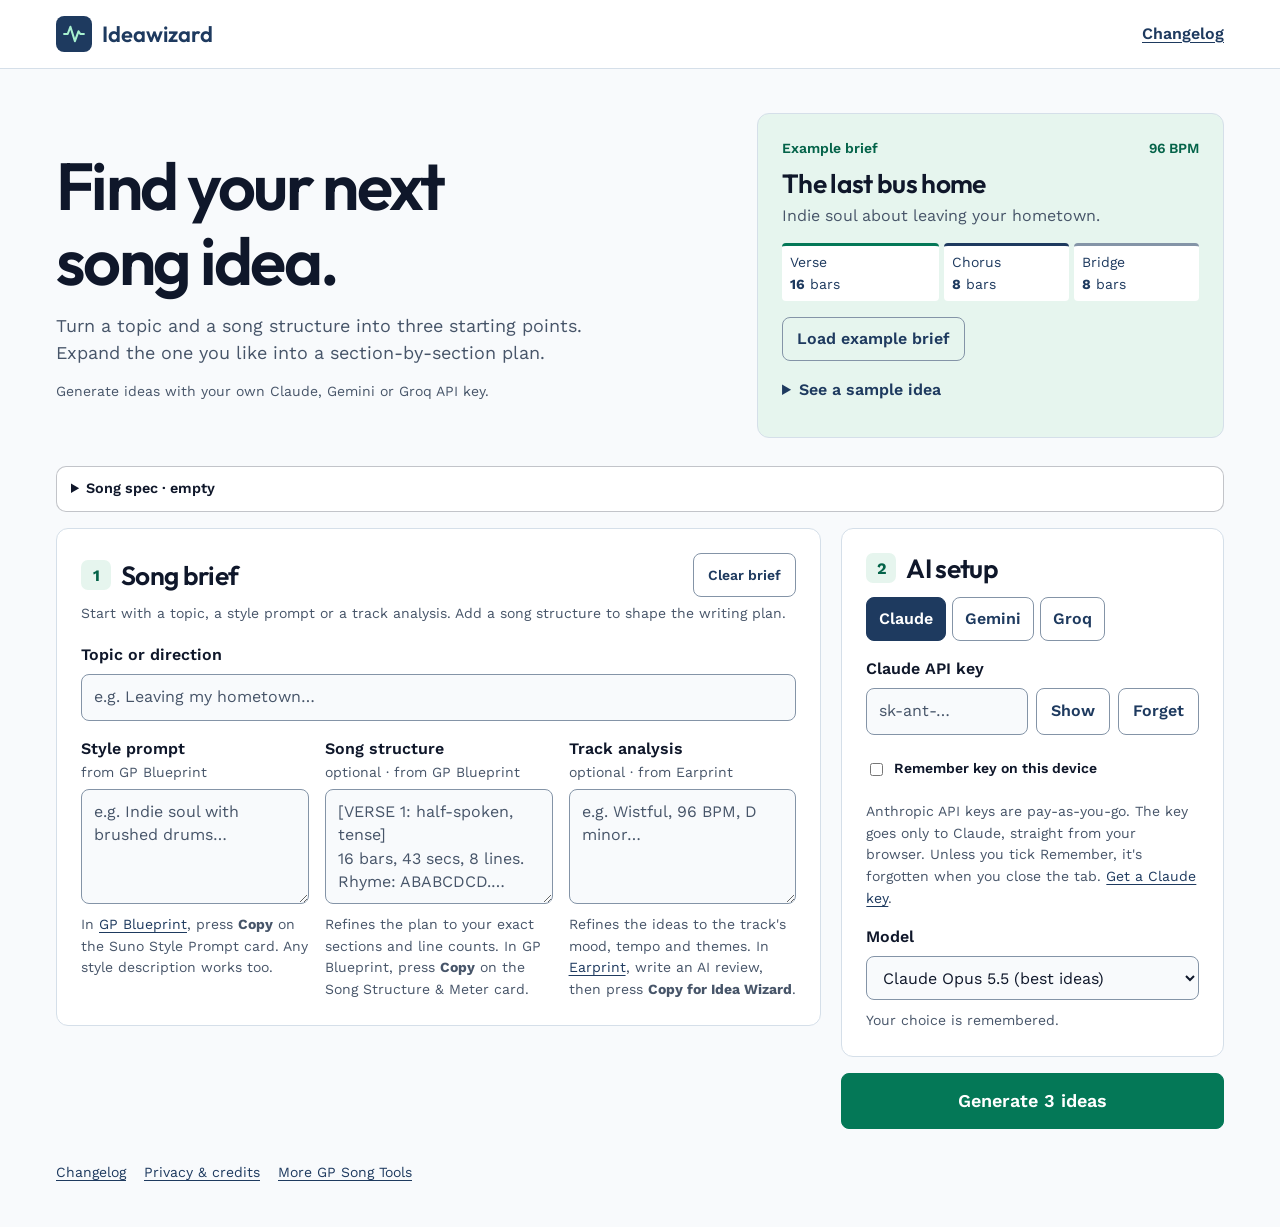
<file: index.html>
<!doctype html>
<html lang="en">
<head>
<meta charset="utf-8">
<link rel="icon" href="mark.svg" type="image/svg+xml">
<meta name="viewport" content="width=device-width, initial-scale=1">
<title>Idea Wizard</title>
<meta name="description" content="Turn a GP Blueprint style prompt, a song structure and an Earprint analysis into three song ideas, then drill into each one.">
<meta name="theme-color" content="#f8fafc" media="(prefers-color-scheme: light)">
<meta name="theme-color" content="#101923" media="(prefers-color-scheme: dark)">
<link rel="preload" href="fonts/outfit.woff2" as="font" type="font/woff2" crossorigin>
<link rel="preload" href="fonts/work-sans.woff2" as="font" type="font/woff2" crossorigin>
<link rel="stylesheet" href="styles.css">
</head>
<body>
<a class="skip-link" href="#main">Skip to content</a>
<header class="site-header">
  <nav class="site-nav shell" aria-label="Site">
    <a class="wordmark" translate="no" href="./"><img src="mark.svg" alt="" width="36" height="36"> Ideawizard</a>
    <a href="changelog.html">Changelog</a>
  </nav>
</header>

<main class="shell" id="main" tabindex="-1">
  <div class="intro">
    <div class="intro-copy">
      <h1>Find your next song idea.</h1>
      <p class="sub">Turn a topic and a song structure into three starting points. Expand the one you like into a section-by-section plan.</p>
      <p class="hint">Generate ideas with your own Claude, Gemini or Groq API key.</p>
    </div>
    <aside class="example" aria-labelledby="exampleTitle">
      <div class="example-head">
        <span>Example brief</span>
        <span class="example-tempo">96 BPM</span>
      </div>
      <h2 id="exampleTitle">The last bus home</h2>
      <p>Indie soul about leaving your hometown.</p>
      <ul class="arrangement" aria-label="Example song arrangement">
        <li>Verse <span><b>16</b> bars</span></li>
        <li>Chorus <span><b>8</b> bars</span></li>
        <li>Bridge <span><b>8</b> bars</span></li>
      </ul>
      <button type="button" class="ghost" id="loadExample">Load example brief</button>
      <details class="example-output">
        <summary>See a sample idea</summary>
        <h3>One Stop Past Home</h3>
        <p>The last bus pulls away while the corner shop is still open. A nervous goodbye turns into permission to start over.</p>
        <dl>
          <dt>Verse</dt><dd>Follow the familiar shop lights as they slip past the glass.</dd>
          <dt>Chorus</dt><dd>Let the melody open up as the rider looks ahead.</dd>
          <dt>Bridge</dt><dd>Strip back to keys for a voice note the rider records and deletes.</dd>
        </dl>
      </details>
    </aside>
  </div>

  <div id="specPanel" class="spec-panel"></div>
  <div class="workspace">
    <section class="card brief" aria-labelledby="h-sound">
      <div class="card-head">
        <h2 id="h-sound"><span class="step">1</span> Song brief</h2>
        <button type="button" class="ghost small" id="clearInputs">Clear brief</button>
      </div>
      <p class="status err" id="briefError" role="status"></p>
      <p class="hint">Start with a topic, a style prompt or a track analysis. Add a song structure to shape the writing plan.</p>
      <div id="specIn" class="spec-in" hidden></div>
      <div class="field">
        <label for="steer">Topic or direction</label>
        <input id="steer" name="steer" type="text" autocomplete="off" placeholder="e.g. Leaving my hometown…">
      </div>
      <div class="inputs">
        <div class="field">
          <label for="style">Style prompt <span class="opt">from GP Blueprint</span></label>
          <textarea id="style" name="style" autocomplete="off" aria-describedby="styleInfo briefError" rows="4" placeholder="e.g. Indie soul with brushed drums…"></textarea>
          <p class="hint" id="styleInfo">In <a href="https://gp-songtools.github.io/gp-blueprint/" target="_blank" rel="noopener">GP Blueprint</a>, press <b>Copy</b> on the Suno Style Prompt card. Any style description works too.</p>
        </div>
        <div class="field">
          <label for="structure">Song structure <span class="opt">optional · from GP Blueprint</span></label>
          <textarea id="structure" name="structure" autocomplete="off" aria-describedby="structInfo" rows="4" spellcheck="false" placeholder="[VERSE 1: half-spoken, tense]&#10;16 bars, 43 secs, 8 lines. Rhyme: ABABCDCD.…"></textarea>
          <p class="hint" id="structInfo">Refines the plan to your exact sections and line counts. In GP Blueprint, press <b>Copy</b> on the Song Structure &amp; Meter card.</p>
        </div>
        <div class="field">
          <label for="earprint">Track analysis <span class="opt">optional · from Earprint</span></label>
          <textarea id="earprint" name="earprint" autocomplete="off" aria-describedby="epInfo" rows="4" placeholder="e.g. Wistful, 96 BPM, D minor…"></textarea>
          <p class="hint" id="epInfo">Refines the ideas to the track's mood, tempo and themes. In <a href="https://gp-songtools.github.io/earprint/" target="_blank" rel="noopener">Earprint</a>, write an AI review, then press <b>Copy for Idea Wizard</b>.</p>
        </div>
      </div>
    </section>

    <div class="setup">
      <section class="card" aria-labelledby="h-ai">
        <div class="card-head"><h2 id="h-ai"><span class="step">2</span> AI setup</h2></div>
        <div class="seg" role="radiogroup" aria-label="AI provider">
          <label><input type="radio" name="provider" value="claude"><span>Claude</span></label>
          <label><input type="radio" name="provider" value="gemini"><span>Gemini</span></label>
          <label><input type="radio" name="provider" value="groq"><span>Groq</span></label>
        </div>
        <div class="ai-grid">
          <div class="field">
            <label for="key" id="keyLabel">API key</label>
            <div class="row">
              <input id="key" name="key" aria-describedby="keyNote keyError" type="password" autocomplete="off" spellcheck="false">
              <button type="button" class="ghost" id="keyShow" aria-controls="key">Show</button>
              <button type="button" class="ghost" id="keyForget" aria-label="Forget API key">Forget</button>
            </div>
            <p class="status err" id="keyError" role="status"></p>
            <label class="chk"><input type="checkbox" id="keyRemember" name="keyRemember"> Remember key on this device</label>
            <p class="hint" id="keyNote"></p>
          </div>
          <div class="field">
            <label for="model">Model</label>
            <select id="model" name="model" aria-describedby="modelNote"></select>
            <p class="hint" id="modelNote"></p>
          </div>
        </div>
      </section>

      <div class="go-row">
        <button type="button" class="go" id="go">Generate 3 ideas</button>
        <p class="status" id="status" role="status" aria-live="polite"></p>
      </div>
    </div>
  </div>

  <section id="results" hidden aria-labelledby="h-ideas">
    <div class="card-head">
      <h2 id="h-ideas" tabindex="-1"><span class="step">3</span> Ideas</h2>
      <button type="button" class="ghost small" id="more">More ideas</button>
    </div>
    <p id="resultsStatus" tabindex="-1" class="status" role="status"></p>
    <ol class="ideas" id="ideas"></ol>
  </section>

  <section id="detail" class="card detail" hidden aria-labelledby="planTitle"></section>
</main>

<footer class="foot shell">
  <a href="changelog.html">Changelog</a>
  <a href="https://gp-songtools.github.io/toolsmenu/privacy.html">Privacy &amp; credits</a>
  <a href="https://gp-songtools.github.io/toolsmenu/">More GP Song Tools</a>
</footer>

<script type="module" src="app.js"></script>
<!-- Cloudflare Web Analytics --><script type='module' src='https://static.cloudflareinsights.com/beacon.min.js' data-cf-beacon='{"token": "2c5b0c69f74b496998f02d0e1f651bd5"}'></script><!-- End Cloudflare Web Analytics -->
</body>
</html>
</file>
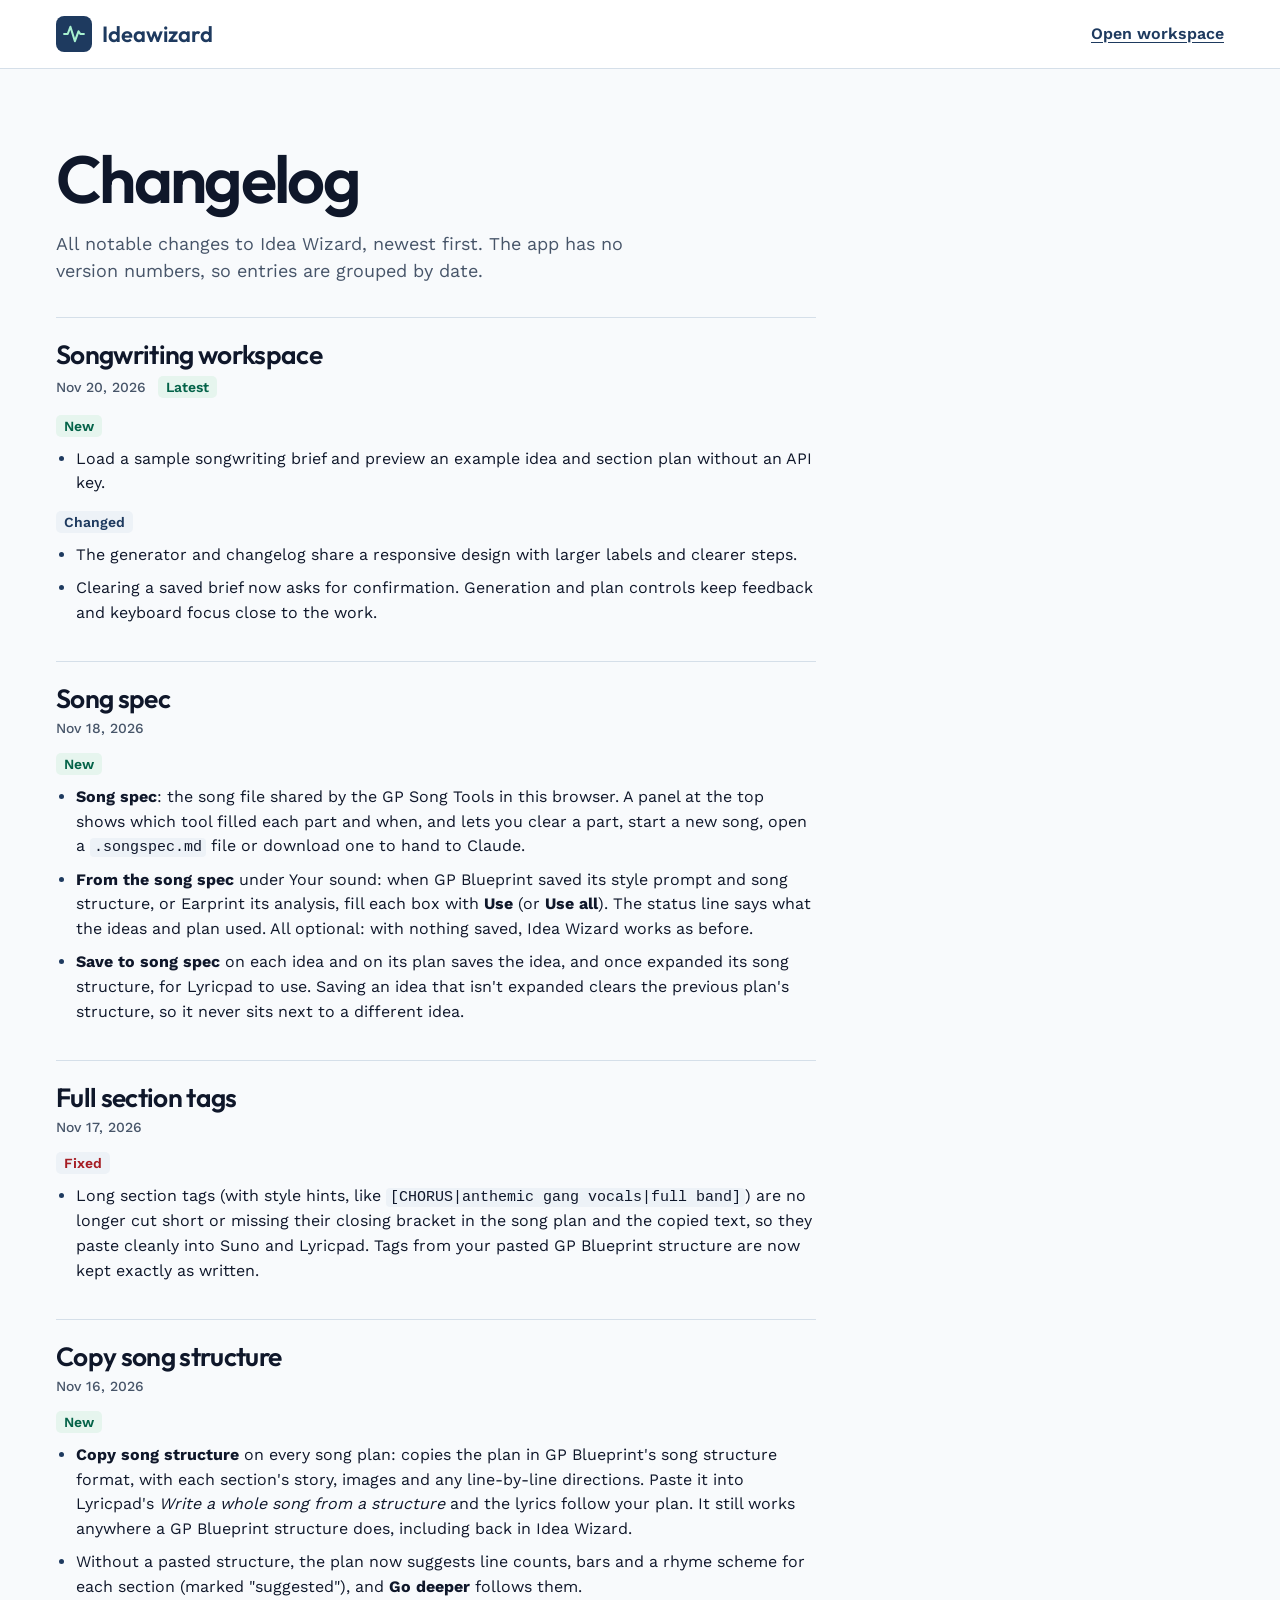
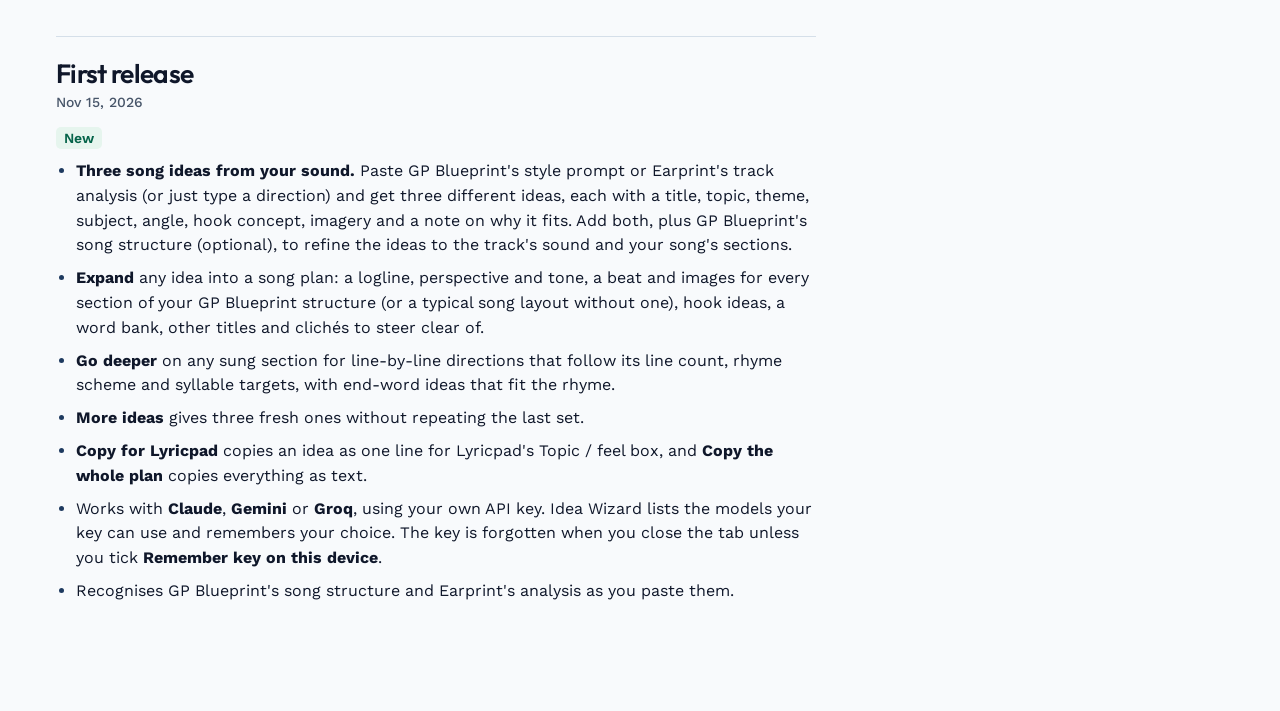
<file: changelog.html>
<!doctype html>
<html lang="en">
<head>
<meta charset="utf-8">
<link rel="icon" href="mark.svg" type="image/svg+xml">
<meta name="viewport" content="width=device-width, initial-scale=1, viewport-fit=cover">
<title>Idea Wizard — Changelog</title>
<meta name="description" content="What changed in Idea Wizard, newest first.">
<meta name="theme-color" content="#f8fafc" media="(prefers-color-scheme: light)">
<meta name="theme-color" content="#101923" media="(prefers-color-scheme: dark)">
<link rel="preload" href="fonts/outfit.woff2" as="font" type="font/woff2" crossorigin>
<link rel="preload" href="fonts/work-sans.woff2" as="font" type="font/woff2" crossorigin>
<link rel="stylesheet" href="styles.css">
</head>
<body>
<a class="skip-link" href="#main">Skip to content</a>
<header class="site-header">
  <nav class="site-nav shell" aria-label="Site">
    <a class="wordmark" href="./"><img src="mark.svg" alt="" width="36" height="36"> Ideawizard</a>
    <a href="./">Open workspace</a>
  </nav>
</header>
<main class="shell changelog" id="main" tabindex="-1">
<h1>Changelog</h1>
<p class="sub"><span id="intro">What changed in Idea Wizard, newest first.</span></p>
<div id="log" aria-live="polite"><p class="msg">Loading…</p></div>
</main>
<script>
// Renders CHANGELOG.md (the single source of truth) next to this page.
(function () {
  const log = document.getElementById("log");
  const dateFormat = new Intl.DateTimeFormat("en-US", { dateStyle: "medium", timeZone: "UTC" });
  const TAGS = { added: ["new", "New"], changed: ["chg", "Changed"], fixed: ["fix", "Fixed"], removed: ["chg", "Removed"] };
  const esc = s => s.replace(/&/g, "&amp;").replace(/</g, "&lt;").replace(/>/g, "&gt;").replace(/"/g, "&quot;");
  // Inline markdown on already-escaped text: `code`, **bold**, *italic*, [text](url).
  function inline(s) {
    const codes = [];
    s = esc(s).replace(/`([^`]+)`/g, (_, c) => (codes.push(c), "\u0000" + (codes.length - 1) + "\u0000"));
    s = s.replace(/\*\*(.+?)\*\*/g, "<b>$1</b>")
         .replace(/(^|[^*\w])\*([^*\s][^*]*?)\*(?!\w)/g, "$1<i>$2</i>")
         .replace(/\[([^\]]+)\]\(([^)\s]+)\)/g, (m, t, u) =>
           /^(https?:\/\/|\.?\/|#|[\w.-]+(\.\w+)?$)/.test(u) ? `<a href="${u}">${t}</a>` : t)
         .replace(/(^|[\s(])(https?:\/\/[^\s<)]+)/g, '$1<a href="$2">$2</a>');
    return s.replace(/\u0000(\d+)\u0000/g, (_, i) => `<code>${codes[i]}</code>`);
  }
  function niceDate(d) {
    const m = /^(\d{4})-(\d{2})-(\d{2})$/.exec(d);
    return m ? dateFormat.format(new Date(d + "T00:00:00Z")) : d;
  }
  function render(md) {
    const out = [], intro = [];
    let sec = null, tag = null, item = null, sub = null;
    const close = () => { item = null; sub = null; };
    for (const raw of md.replace(/\r/g, "").split("\n")) {
      const line = raw.trimEnd();
      let m;
      if (/^#\s/.test(line)) continue;
      if ((m = /^##\s+(.*)$/.exec(line))) {
        close(); tag = null;
        const [, date, title] = /^(\d{4}-\d{2}-\d{2})?\s*(?:[—–-]\s*)?(.*)$/.exec(m[1]);
        sec = { date: date || "", title: title || "", body: [] };
        out.push(sec); continue;
      }
      if (!sec) { if (line) intro.push(line); continue; }
      if ((m = /^###\s+(.*)$/.exec(line))) {
        close();
        const k = m[1].trim().toLowerCase();
        tag = TAGS[k] || ["chg", m[1].trim()];
        continue;
      }
      if ((m = /^- (.*)$/.exec(line))) {
        item = { tag, text: m[1], subs: [] }; sub = null;
        sec.body.push(item); continue;
      }
      if (item && (m = /^\s{2,}- (.*)$/.exec(line))) { sub = { text: m[1] }; item.subs.push(sub); continue; }
      if (item && /^\s{2,}\S/.test(line)) { (sub || item).text += " " + line.trim(); continue; }
      if (!line) { close(); continue; }
      sec.body.push({ para: line });
    }
    if (!out.length) throw new Error("No entries found");
    let html = "";
    out.forEach((s, i) => {
      const id = (s.date || "entry") + (out.slice(0, i).some(o => o.date === s.date) ? "-" + i : "");
      html += `<section><header class="ver"><h2 id="${esc(id)}">${inline(s.title || niceDate(s.date))}</h2><div class="release-meta">`;
      if (s.title && s.date) html += `<time datetime="${esc(s.date)}">${esc(niceDate(s.date))}</time>`;
      if (i === 0) html += '<span class="cur">Latest</span>';
      html += "</div></header>";
      let category = null;
      for (const b of s.body) {
        if (b.para) {
          if (category) { html += "</ul>"; category = null; }
          html += `<p>${inline(b.para)}</p>`;
          continue;
        }
        const [cls, label] = b.tag || ["chg", "Note"];
        if (category !== label) {
          if (category) html += "</ul>";
          html += `<h3 class="tag ${cls}">${esc(label)}</h3><ul>`;
          category = label;
        }
        html += `<li>${inline(b.text)}`;
        if (b.subs.length) html += "<ul>" + b.subs.map(x => `<li>${inline(x.text)}</li>`).join("") + "</ul>";
        html += "</li>";
      }
      if (category) html += "</ul>";
      html += "</section>";
    });
    if (intro.length) document.getElementById("intro").innerHTML = intro.map(inline).join(" ");
    log.innerHTML = html;
    if (location.hash) { const t = document.getElementById(location.hash.slice(1)); if (t) t.scrollIntoView(); }
  }
  fetch("CHANGELOG.md", { cache: "no-cache" })
    .then(r => { if (!r.ok) throw new Error("HTTP " + r.status); return r.text(); })
    .then(render)
    .catch(e => {
      log.innerHTML = '<p class="msg">The changelog couldn’t be loaded ({ERR}). <a href="https://github.com/gp-songtools/ideawizard/blob/main/CHANGELOG.md">View it on GitHub</a>.</p>'.replace("{ERR}", esc(String(e.message || e)));
    });
})();
</script>
<!-- Cloudflare Web Analytics --><script type='module' src='https://static.cloudflareinsights.com/beacon.min.js' data-cf-beacon='{"token": "2c5b0c69f74b496998f02d0e1f651bd5"}'></script><!-- End Cloudflare Web Analytics -->
</body>
</html>
</file>
<file: styles.css>
@font-face {
  font-family: Outfit;
  src: url('fonts/outfit.woff2') format('woff2');
  font-weight: 400 700;
  font-display: swap;
}

@font-face {
  font-family: 'Work Sans';
  src: url('fonts/work-sans.woff2') format('woff2');
  font-weight: 400 700;
  font-display: swap;
}

:root {
  color-scheme: light;
  --bg: #f8fafc;
  --card: #fff;
  --ink: #0f172a;
  --mut: #475569;
  --ln: #d5dfe9;
  --control: #8494a7;
  --navy: #1e3a5f;
  --ac: #047857;
  --acf: #fff;
  --soft: #e6f5ee;
  --chip: #edf2f7;
  --warn: #a61d24;
  --ok: #046349;
  --display: Outfit, system-ui, sans-serif;
  --body: 'Work Sans', system-ui, sans-serif;
  --radius: 12px;
}

@media (prefers-color-scheme: dark) {
  :root {
    color-scheme: dark;
    --bg: #101923;
    --card: #192431;
    --ink: #f1f5f9;
    --mut: #b5c4d6;
    --ln: #3a4b5e;
    --control: #7f93a9;
    --navy: #a9c8f4;
    --ac: #77e6b7;
    --acf: #10271d;
    --soft: #1b362e;
    --chip: #263546;
    --warn: #ffaaa7;
    --ok: #9ce9c6;
  }
}

*, *::before, *::after { box-sizing: border-box; }
[hidden] { display: none !important; }
body { margin: 0; background: var(--bg); color: var(--ink); font: 1rem/1.55 var(--body); }
h1, h2, h3, h4 { margin: 0; font-family: var(--display); line-height: 1.12; }
h1 { font-size: clamp(2.75rem, 5.2vw, 4.25rem); font-weight: 600; letter-spacing: -.04em; text-wrap: balance; }
h2 { font-size: 1.65rem; font-weight: 600; letter-spacing: -.025em; }
h3 { font-size: 1.4rem; }
h4 { font-size: 1.125rem; }
a { color: var(--navy); text-underline-offset: .2em; }
a:hover { color: var(--ac); }
:focus-visible { outline: 3px solid var(--ac); outline-offset: 3px; }
button, input, select, textarea { color: inherit; font: inherit; }
button {
  min-height: 44px;
  padding: 8px 14px;
  border: 1px solid var(--ac);
  border-radius: 8px;
  background: var(--ac);
  color: var(--acf);
  font-weight: 600;
  cursor: pointer;
}
button:hover { background: color-mix(in srgb, var(--ac), var(--acf) 10%); }
button.ghost { background: transparent; border-color: var(--control); color: var(--navy); }
button.ghost:hover { background: var(--chip); border-color: var(--navy); }
button.small { font-size: .875rem; }
button:disabled { opacity: .65; cursor: wait; }
input[type=text], input[type=password], select, textarea {
  width: 100%;
  min-width: 0;
  min-height: 44px;
  padding: 10px 12px;
  border: 1px solid var(--control);
  border-radius: 8px;
  background: var(--bg);
}
::selection { background: var(--navy); color: var(--card); }
textarea { resize: vertical; line-height: 1.45; }
::placeholder { color: var(--mut); opacity: 1; }
input[type=checkbox] { accent-color: var(--ac); }

.shell { width: min(100%, 1240px); margin-inline: auto; padding-inline: clamp(16px, 4vw, 36px); }
.site-header { background: var(--card); border-bottom: 1px solid var(--ln); }
.site-nav { min-height: 68px; display: flex; align-items: center; justify-content: space-between; gap: 14px; }
.site-nav a { min-height: 44px; display: inline-flex; align-items: center; font-weight: 600; }
.wordmark { gap: 10px; font: 600 1.375rem var(--display); text-decoration: none; }
.intro { display: grid; gap: 24px; margin-block: 32px 24px; }
.intro-copy { align-self: center; }
.intro h1 { max-width: 14ch; }
.sub { color: var(--mut); max-width: 53ch; font-size: clamp(1rem, 2vw, 1.125rem); margin: 14px 0 0; }

.example { padding: clamp(16px, 3vw, 24px); border: 1px solid var(--ln); border-radius: var(--radius); background: var(--soft); }
.example-head { display: flex; align-items: baseline; justify-content: space-between; flex-wrap: wrap; gap: 4px 12px; margin-bottom: 9px; color: var(--ok); font-weight: 600; font-size: .875rem; }
.example-tempo, .step, .ver { font-variant-numeric: tabular-nums; }
.example p { margin: 6px 0 14px; color: var(--mut); }
.arrangement { list-style: none; display: grid; grid-template-columns: 1.25fr 1fr 1fr; gap: 5px; padding: 0; margin: 0 0 16px; }
.arrangement li { background: var(--card); border-top: 3px solid var(--ac); border-radius: 4px; padding: 6px 8px; font-size: .875rem; color: var(--navy); }
.arrangement li:nth-child(2) { border-top-color: var(--navy); }
.arrangement li:nth-child(3) { border-top-color: var(--control); }
.arrangement b { white-space: nowrap; }

.workspace, .setup { display: grid; gap: 16px; align-content: start; }
.card { background: var(--card); border: 1px solid var(--ln); border-radius: var(--radius); padding: clamp(16px, 2.5vw, 24px); min-width: 0; }
.card-head { display: flex; align-items: center; justify-content: space-between; gap: 10px; flex-wrap: wrap; margin-bottom: 6px; }
.card-head h2 { display: flex; align-items: center; gap: 10px; }
.step { display: inline-grid; place-items: center; flex: none; width: 30px; height: 30px; border-radius: 7px; background: var(--soft); color: var(--ok); font: 700 1rem var(--body); }
.hint { color: var(--mut); font-size: .875rem; margin: 4px 0 0; overflow-wrap: anywhere; }
.hint.ok { color: var(--ok); }
.brief > .field { margin-top: 18px; }
.inputs { display: grid; gap: 16px; margin-top: 16px; }
.field { display: grid; align-content: start; gap: 6px; min-width: 0; }
.field > label { font-weight: 600; }
.opt { display: block; font-size: .875rem; color: var(--mut); font-weight: 400; }
.row { display: flex; flex-wrap: wrap; gap: 8px; }
.row input { flex: 1 1 9rem; }
.chk { min-height: 44px; display: flex; gap: 8px; align-items: center; font-size: .875rem; }
.seg { display: flex; flex-wrap: wrap; gap: 6px; margin: 14px 0 16px; }
.seg label { position: relative; cursor: pointer; }
.seg input { position: absolute; opacity: 0; }
.seg span { display: grid; place-items: center; min-height: 44px; padding: 6px 12px; border: 1px solid var(--control); border-radius: 8px; color: var(--navy); font-weight: 600; }
.seg input:checked + span { background: var(--navy); border-color: var(--navy); color: var(--card); }
.seg input:focus-visible + span { outline: 3px solid var(--ac); outline-offset: 3px; }
.ai-grid { display: grid; gap: 16px; }
.go { width: 100%; padding: 13px 20px; font-size: 1.125rem; }
.status { margin: 8px 0 0; color: var(--mut); overflow-wrap: anywhere; }
.status:empty { margin: 0; }
.status.err { color: var(--warn); }
.status.busy::before { content: ""; display: inline-block; width: 12px; height: 12px; border: 2px solid var(--ac); border-right-color: transparent; border-radius: 50%; margin-right: 8px; animation: spin .8s linear infinite; }
@keyframes spin { to { transform: rotate(360deg); } }

#h-ideas, #planTitle { scroll-margin-top: 16px; }
#results, .detail { margin-top: 24px; scroll-margin-top: 16px; overflow-wrap: anywhere; }
#results > .card-head { margin-bottom: 12px; }
.ideas { list-style: none; margin: 0; padding: 0; display: grid; gap: 14px; }
.idea { background: var(--card); border: 1px solid var(--ln); border-radius: var(--radius); padding: 18px; display: flex; flex-direction: column; gap: 8px; min-width: 0; }
.idea.on { outline: 2px solid var(--ac); }
.topic, .kv, .why { margin: 0; }
.kv, .why, .chips, .copied { font-size: .875rem; }
.kv b, .why { color: var(--mut); }
.chips { display: flex; flex-wrap: wrap; gap: 6px; margin: 0; padding: 0; list-style: none; }
.chips li { background: var(--chip); border-radius: 6px; padding: 3px 9px; }
.actions { display: flex; flex-wrap: wrap; align-items: center; gap: 8px; margin-top: auto; padding-top: 8px; }
.copied { color: var(--ok); }
.copied:empty { display: none; }
.plan-meta, .extras { display: grid; gap: 12px; margin: 16px 0; }
.plan-meta div { background: var(--soft); border-radius: 8px; padding: 10px 12px; }
.plan-meta b { display: block; font-size: .875rem; color: var(--ok); }
.secs { list-style: none; margin: 12px 0; padding: 0; display: grid; gap: 10px; }
.sec { border: 1px solid var(--ln); border-radius: 8px; padding: 12px 14px; }
.sec.inst { background: var(--bg); }
.sec .tag { font-size: .9375rem; font-weight: 650; color: var(--navy); }
.sec p { margin: 6px 0; }
.lines { margin: 8px 0 0; padding-left: 1.4em; display: grid; gap: 6px; }
.lines .img { color: var(--mut); }
.lines .ends { color: var(--navy); font-size: .875rem; }
.extras h4 { margin-bottom: 8px; }
.extras ul.plain { margin: 0; padding-left: 1.2em; }

.spec-in { border: 1px solid var(--ln); border-radius: 8px; padding: 10px 12px; margin-top: 10px; background: var(--soft); }
.spec-in p { margin: 2px 0; }
.spec-in-head, .spec-ok { font-weight: 600; }
.spec-in-row { display: flex; flex-wrap: wrap; align-items: center; gap: 6px 10px; margin: 6px 0; }
.spec-in-text { flex: 1 1 12rem; min-width: 0; overflow-wrap: anywhere; }
.spec-ok { color: var(--ok); }
.spec-panel .ssp { margin: 0 0 16px; padding: 0 14px; background: var(--card); overflow-wrap: anywhere; }
.spec-panel .ssp summary { padding-block: 10px; min-height: 44px; }
.spec-panel .ssp button { font-size: .875rem; }
.spec-panel .ssp .ssp-w, .spec-panel .ssp .ssp-e { color: var(--warn); }
.foot { display: flex; flex-wrap: wrap; gap: 0 18px; padding-block: 22px 32px; font-size: .875rem; }
.foot a { min-height: 44px; display: inline-flex; align-items: center; }

.changelog { padding-block: clamp(32px, 6vw, 72px); }
.changelog #log { max-width: 76ch; margin-top: 32px; overflow-wrap: anywhere; }
.changelog section { padding: 22px 0; border-top: 1px solid var(--ln); }
.ver { display: grid; gap: 6px; margin-bottom: 16px; }
.release-meta { display: flex; flex-wrap: wrap; align-items: baseline; gap: 6px 12px; }
.ver time { color: var(--mut); font: 500 .875rem var(--body); }
.ver .cur { background: var(--soft); color: var(--ok); padding: 3px 8px; border-radius: 5px; font: 600 .875rem var(--body); }
.changelog ul { padding-left: 1.25rem; margin: 8px 0 14px; }
.changelog li { margin-bottom: 8px; }
.changelog li::marker { color: var(--navy); }
.changelog li ul { margin: 6px 0 0; }
.changelog .tag { display: inline-block; border-radius: 5px; padding: 3px 8px; background: var(--chip); color: var(--navy); font: 600 .875rem var(--body); }
.changelog .tag.new { background: var(--soft); color: var(--ok); }
.changelog .tag.fix { color: var(--warn); }
.changelog code { font-size: .9375rem; background: var(--chip); border-radius: 4px; padding: 1px 4px; }
.changelog .msg { padding: 12px 14px; background: var(--card); border: 1px solid var(--ln); border-radius: 8px; }

@media (min-width: 720px) {
  .intro { grid-template-columns: minmax(0, 1.45fr) minmax(0, 1fr); margin-block: 44px 28px; }
  .inputs, .plan-meta { grid-template-columns: repeat(3, minmax(0, 1fr)); }
  .extras { grid-template-columns: repeat(2, minmax(0, 1fr)); }
}
@media (min-width: 980px) {
  .workspace { grid-template-columns: minmax(0, 2fr) minmax(0, 1fr); align-items: start; gap: 20px; }
  .ideas { grid-template-columns: repeat(3, minmax(0, 1fr)); }
}
@media (prefers-reduced-motion: reduce) {
  .status.busy::before { animation: none; }
}

.arrangement li span { display: block; white-space: nowrap; }
.intro-copy > .hint { margin-top: 14px; }
.example-output { margin-top: 8px; }
.example-output summary { cursor: pointer; min-height: 44px; padding-block: 9px; color: var(--navy); font-weight: 600; }
.example-output h3 { margin-top: 6px; }
.example-output dl { display: grid; grid-template-columns: auto 1fr; gap: 6px 12px; margin: 0; font-size: .875rem; }
.example-output dt { font-weight: 600; color: var(--navy); }
.example-output dd { margin: 0; }
#resultsStatus:not(:empty) { margin: 0 0 12px; }
.sec .tag { margin: 0; scroll-margin-top: 16px; }

.skip-link {
  position: absolute;
  z-index: 1;
  inset: 8px auto auto 8px;
  padding: 10px 14px;
  border-radius: 8px;
  background: var(--card);
  transform: translateY(calc(-100% - 12px));
}
.skip-link:focus { transform: none; }
button, a, summary, .seg label, .chk {
  touch-action: manipulation;
  -webkit-tap-highlight-color: color-mix(in srgb, var(--ac) 22%, transparent);
}
h2, h3, h4 { text-wrap: balance; }
select { color: var(--ink); }
[aria-invalid="true"] { border-color: var(--warn) !important; }
.changelog h2, #resultsStatus { scroll-margin-top: 16px; }

@media (max-width: 400px) {
  .row input { flex-basis: 100%; }
}
</file>
